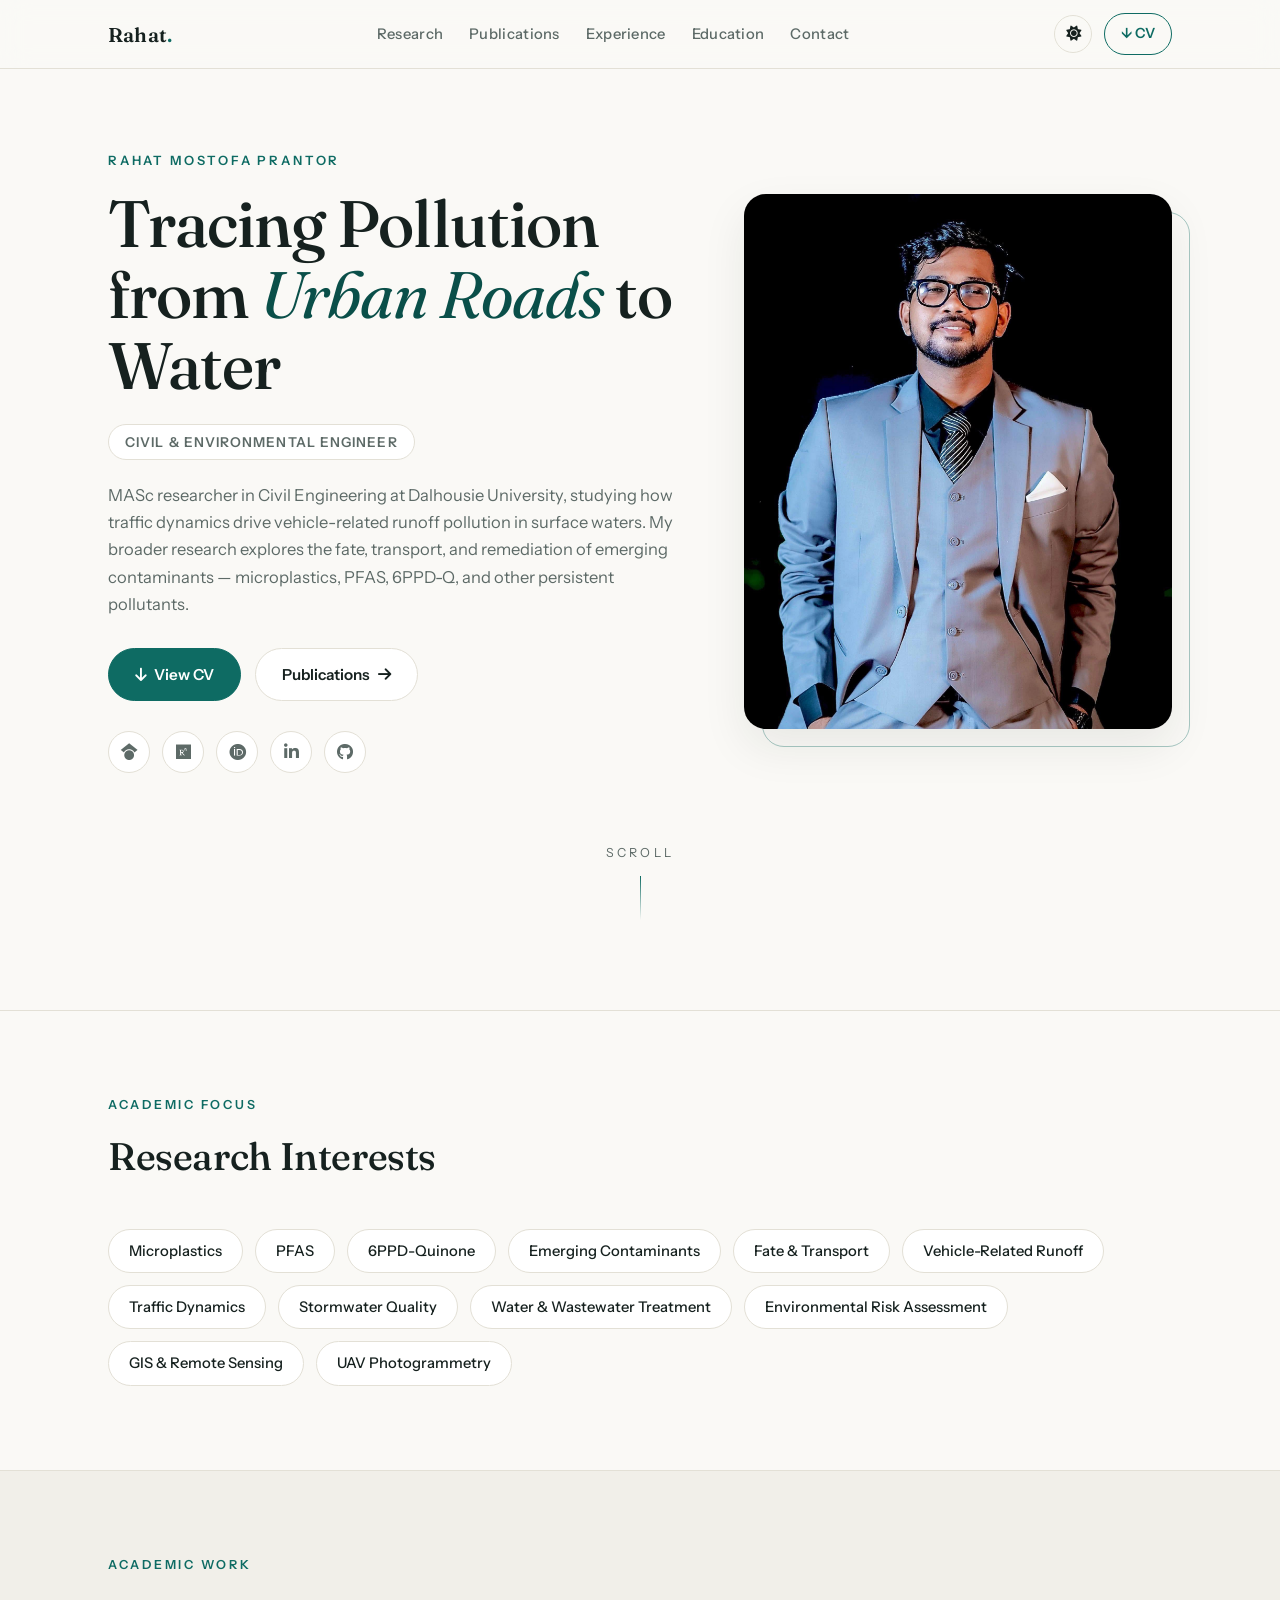
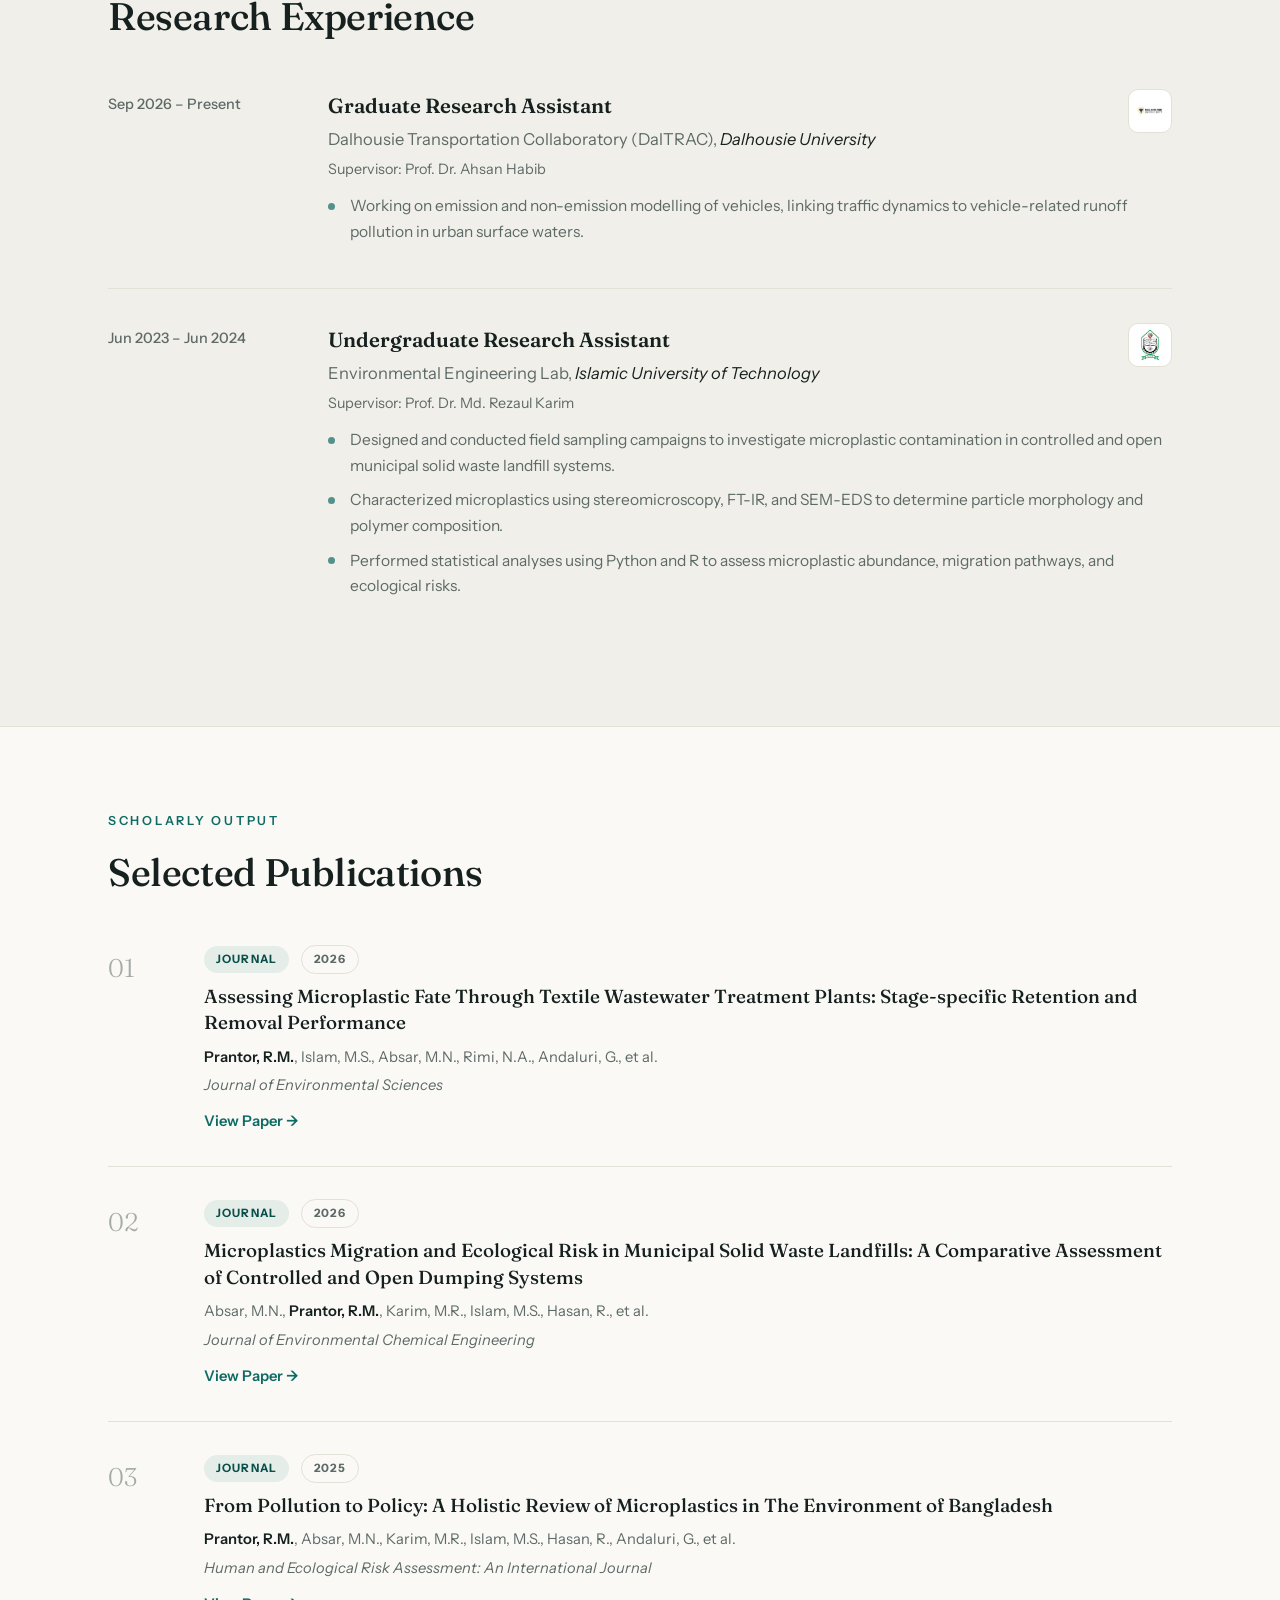
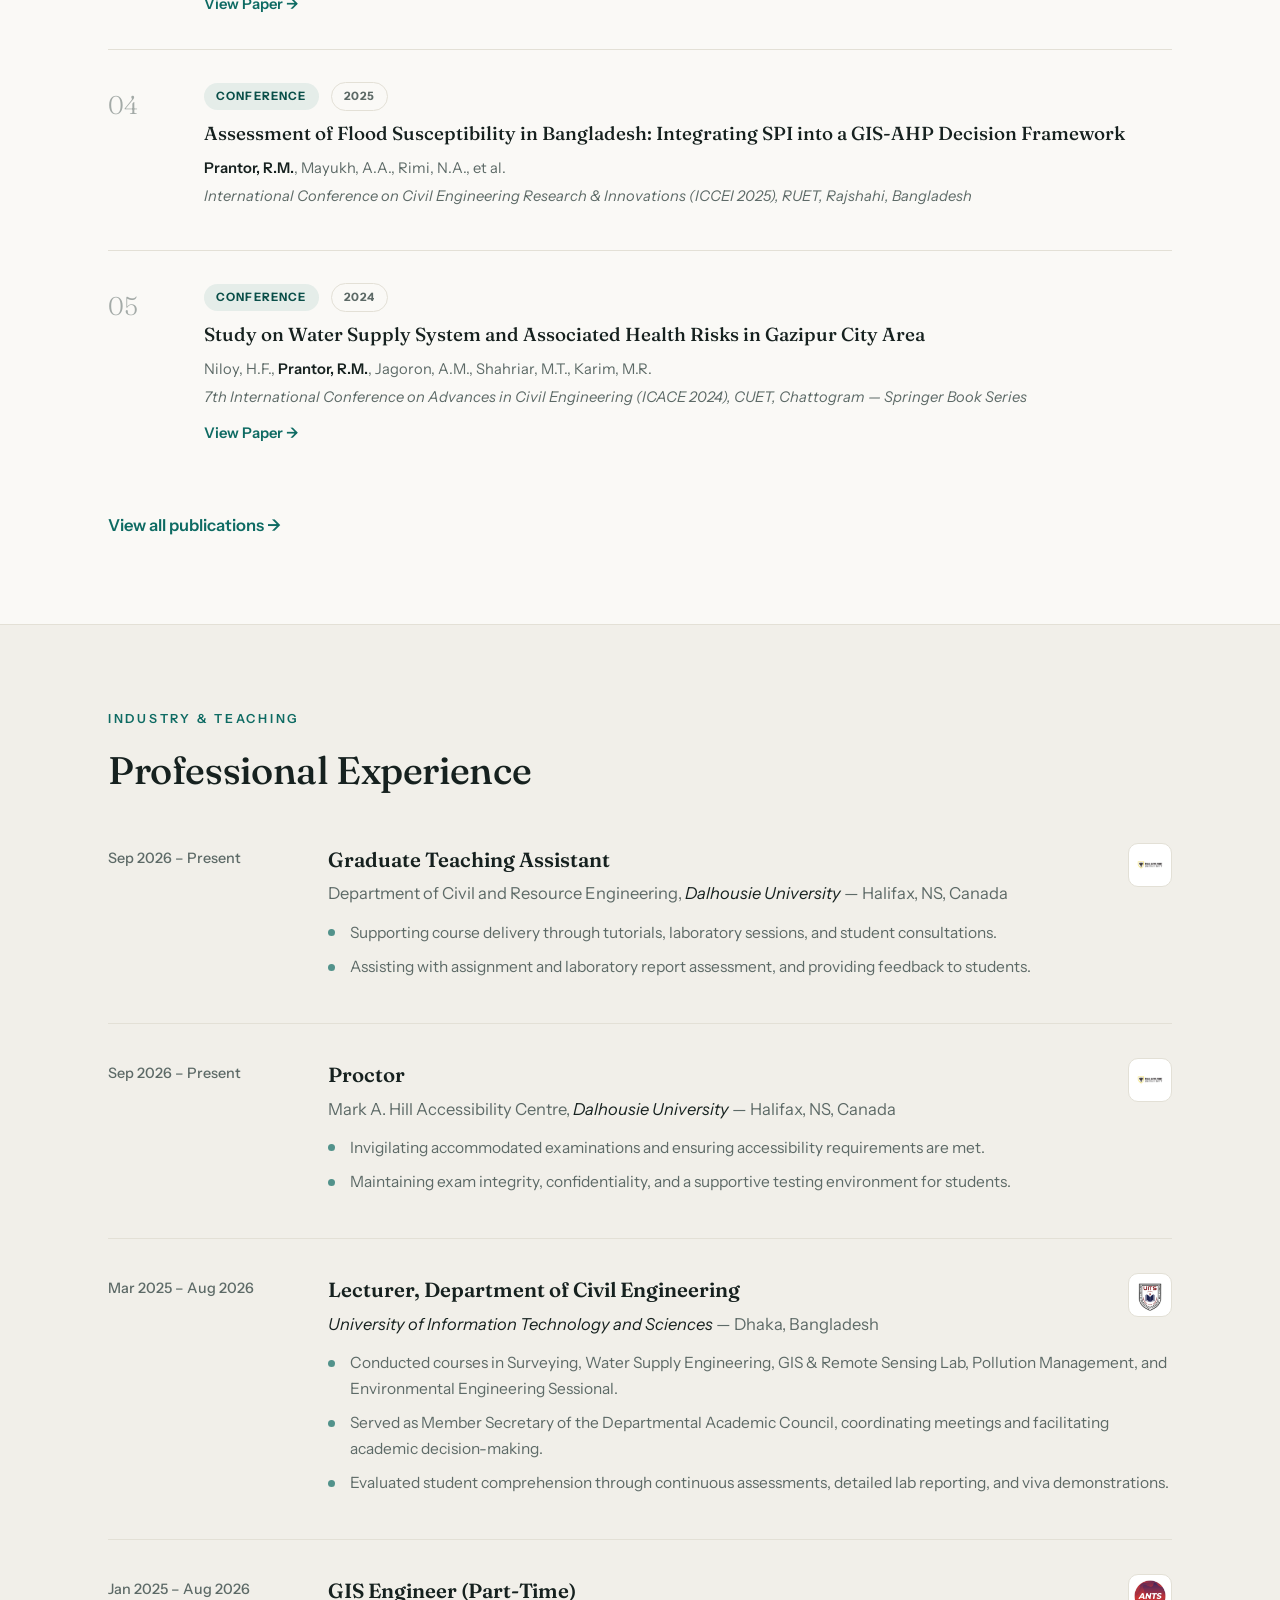
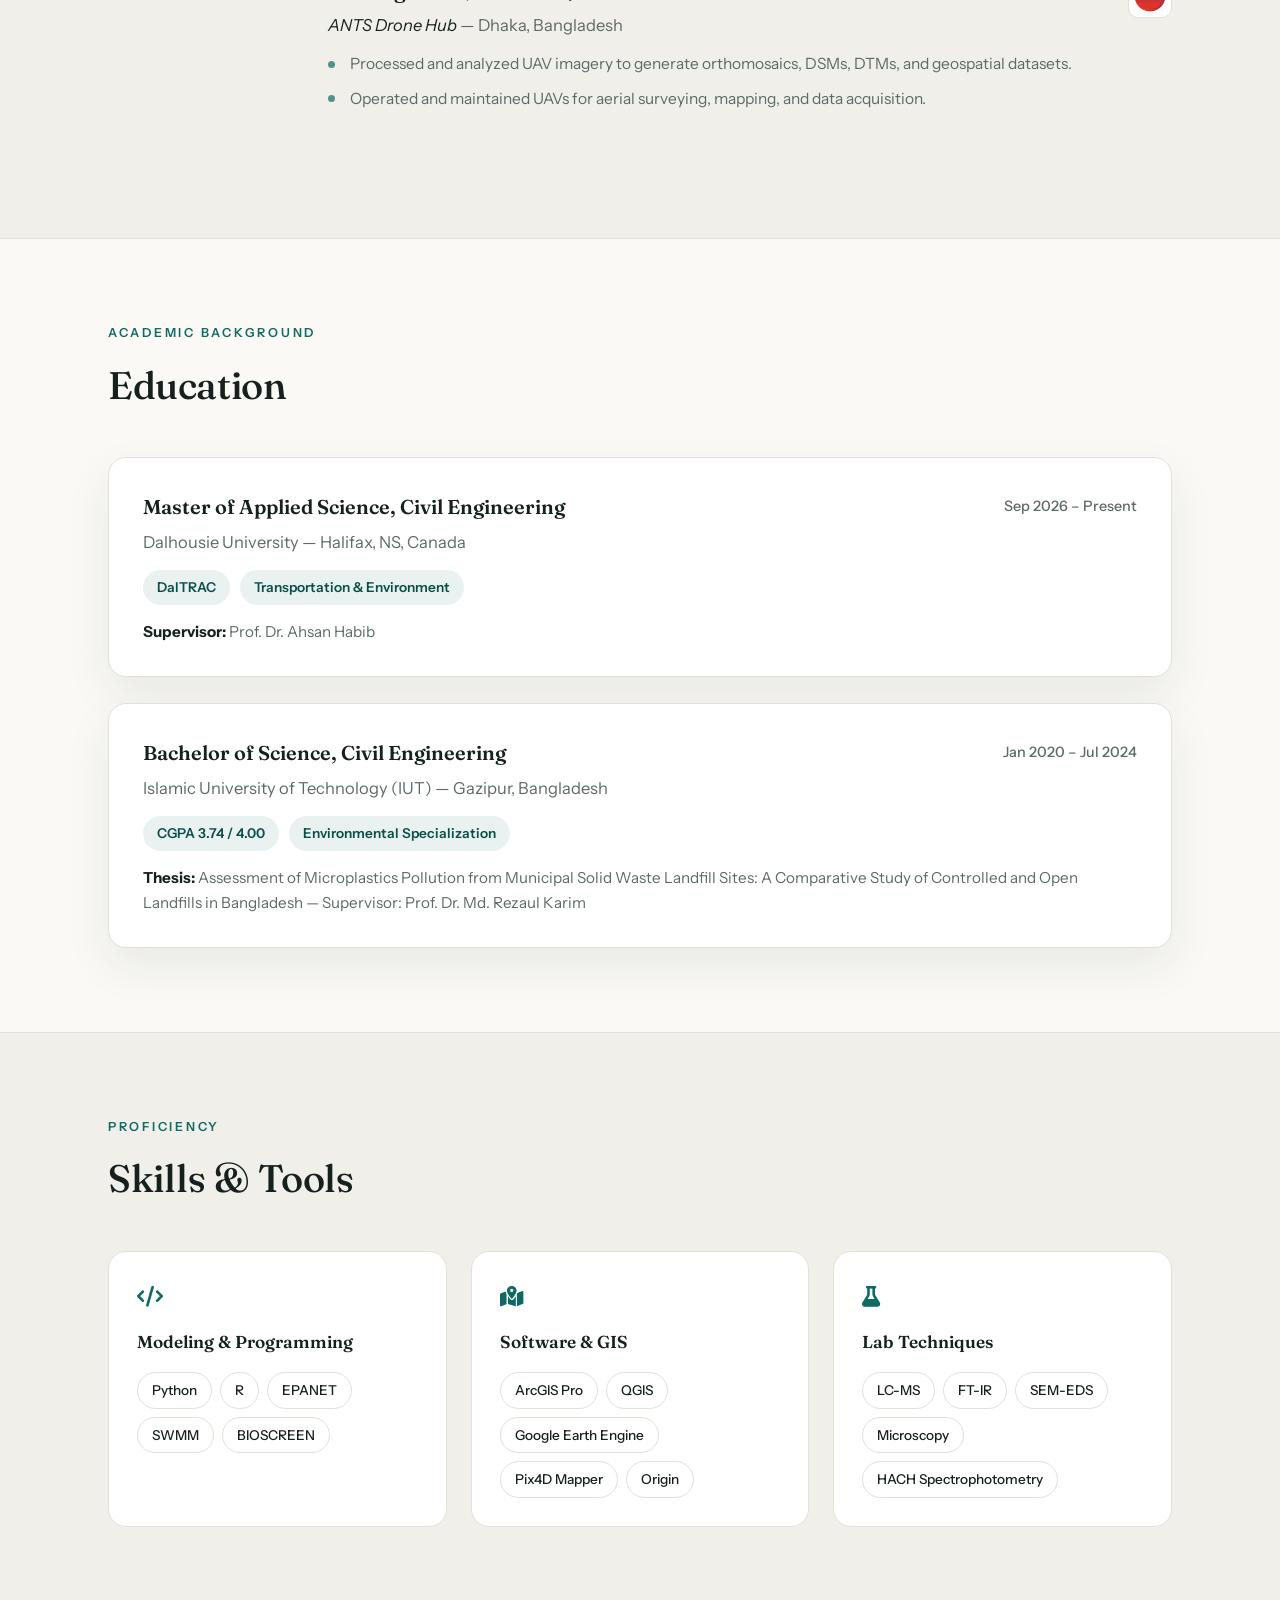
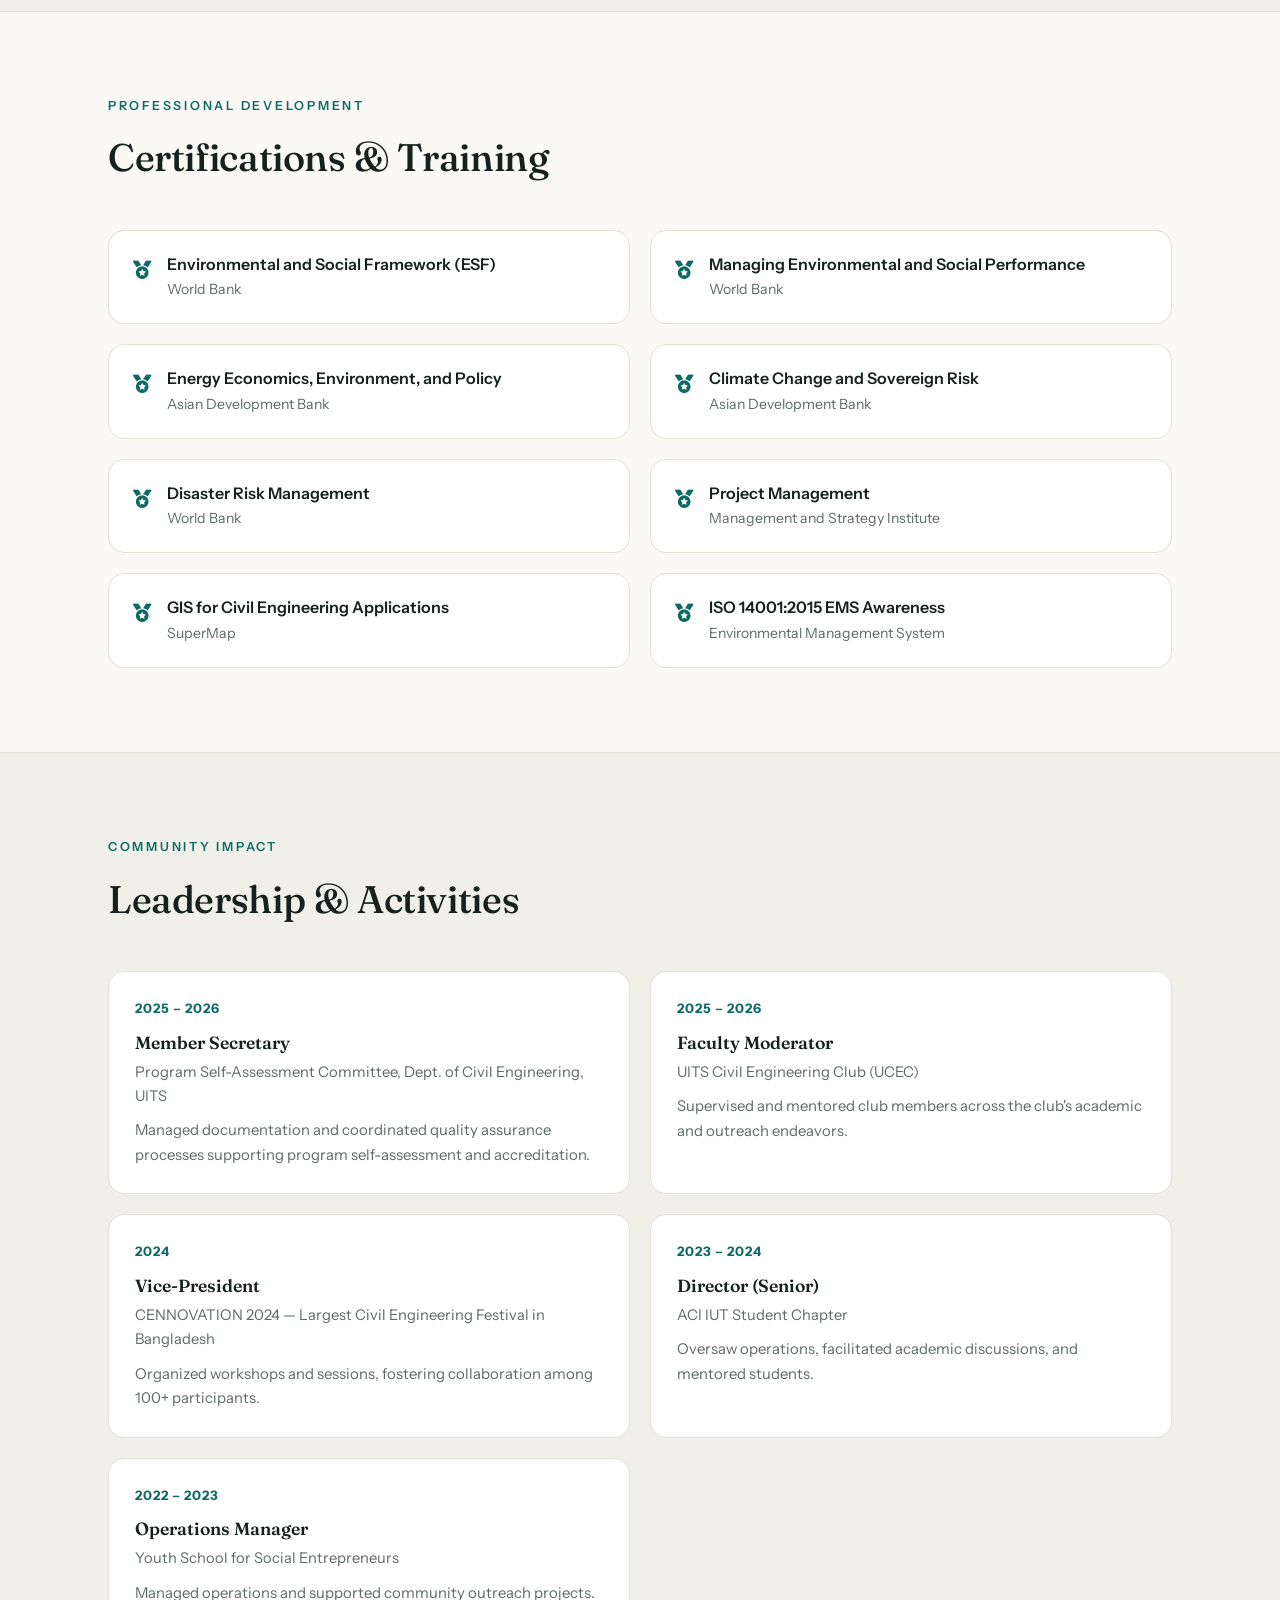
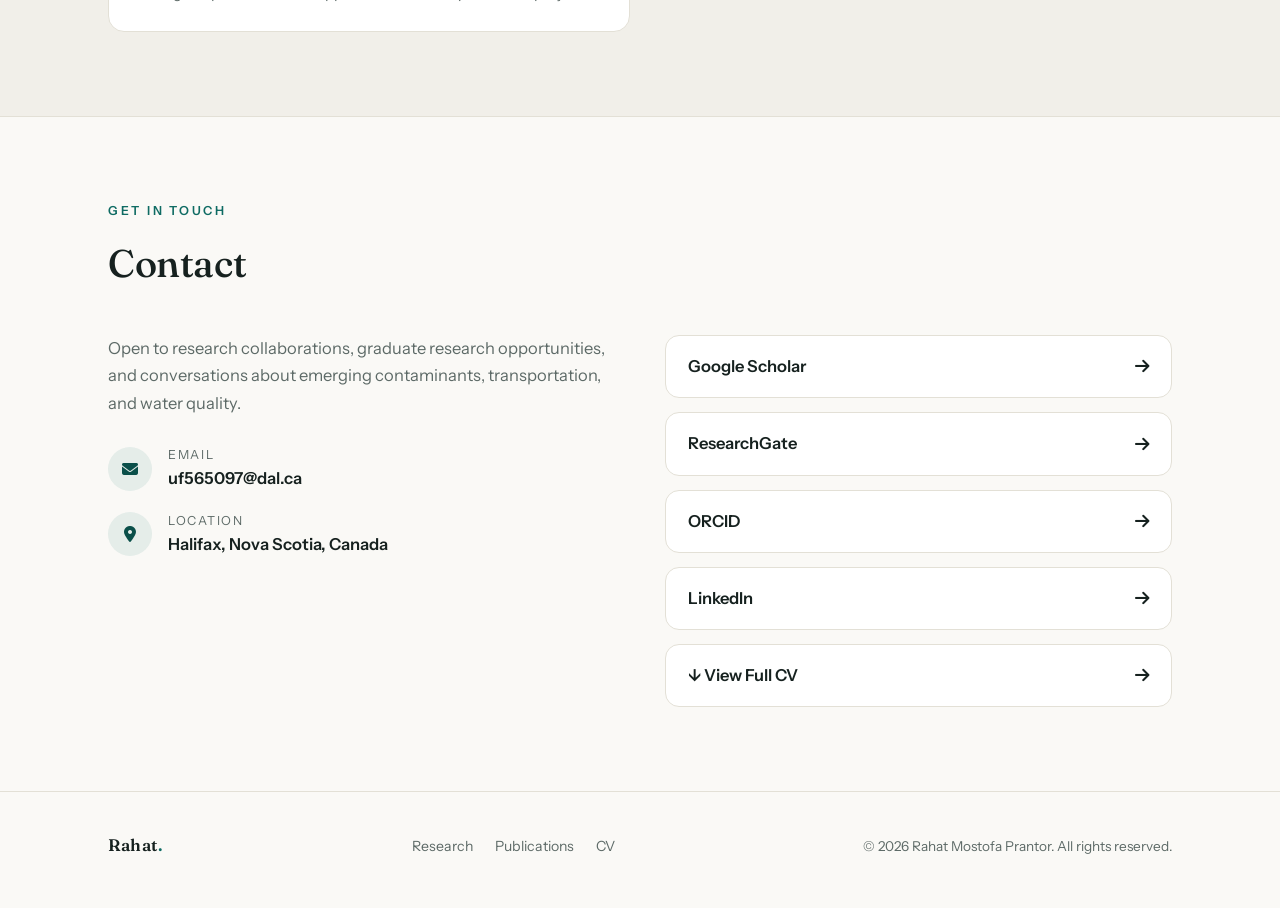
<file: index.html>
<!DOCTYPE html>
<html lang="en">
<head>
<meta charset="UTF-8">
<meta name="viewport" content="width=device-width, initial-scale=1.0">

<title>Rahat Mostofa Prantor — Civil &amp; Environmental Engineer</title>
<meta name="description" content="Portfolio of Rahat Mostofa Prantor — MASc researcher at Dalhousie University studying traffic-related runoff pollution, microplastics, PFAS and emerging contaminants.">

<!-- Fonts -->
<link rel="preconnect" href="https://fonts.googleapis.com">
<link rel="preconnect" href="https://fonts.gstatic.com" crossorigin>
<link href="https://fonts.googleapis.com/css2?family=Fraunces:ital,wght@0,300;0,400;0,500;0,600;1,400;1,500&family=Instrument+Sans:wght@400;500;600;700&display=swap" rel="stylesheet">

<!-- Icons -->
<link rel="stylesheet" href="https://cdnjs.cloudflare.com/ajax/libs/font-awesome/6.7.2/css/all.min.css">

<!-- Styles -->
<link rel="stylesheet" href="site/home.css">
</head>
<body class="home-v2">

<!-- ================= NAV ================= -->
<nav class="nav">
  <div class="wrap nav-inner">
    <a class="brand" href="index.html">Rahat<span>.</span></a>
    <ul class="nav-links" id="navLinks">
      <li><a href="#research">Research</a></li>
      <li><a href="pages/publications.html">Publications</a></li>
      <li><a href="#experience">Experience</a></li>
      <li><a href="#education">Education</a></li>
      <li><a href="#contact">Contact</a></li>
    </ul>
    <div class="nav-actions">
      <button class="theme-toggle" id="themeToggle" aria-label="Toggle dark mode"><i class="fa-solid fa-sun"></i></button>
      <a class="nav-cv" href="pages/cv.html">&darr; CV</a>
      <button class="menu-btn" id="menuBtn" aria-label="Open menu" aria-expanded="false"><i class="fa-solid fa-bars"></i></button>
    </div>
  </div>
</nav>

<!-- ================= HERO ================= -->
<header class="hero">
  <div class="wrap">
    <div class="hero-grid">
      <div>
        <p class="eyebrow">Rahat Mostofa Prantor</p>
        <h1>Tracing Pollution from <em>Urban Roads</em> to Water</h1>
        <span class="role-tag">Civil &amp; Environmental Engineer</span>
        <p class="hero-bio">
          MASc researcher in Civil Engineering at Dalhousie University, studying how traffic
          dynamics drive vehicle-related runoff pollution in surface waters. My broader research
          explores the fate, transport, and remediation of emerging contaminants — microplastics,
          PFAS, 6PPD-Q, and other persistent pollutants.
        </p>
        <div class="hero-cta">
          <a class="btn btn-solid" href="pages/cv.html"><i class="fa-solid fa-arrow-down"></i> View CV</a>
          <a class="btn btn-ghost" href="pages/publications.html">Publications <i class="fa-solid fa-arrow-right"></i></a>
        </div>
        <div class="hero-social">
          <a href="https://scholar.google.com/citations?user=g_9b4zwAAAAJ" aria-label="Google Scholar" target="_blank" rel="noopener"><i class="fa-brands fa-google-scholar"></i></a>
          <a href="https://www.researchgate.net/profile/Rahat-Prantor" aria-label="ResearchGate" target="_blank" rel="noopener"><i class="fa-brands fa-researchgate"></i></a>
          <a href="https://orcid.org/0009-0003-6209-6546" aria-label="ORCID" target="_blank" rel="noopener"><i class="fa-brands fa-orcid"></i></a>
          <a href="https://www.linkedin.com/in/rahat-mostofa-prantor-26a28a1a1" aria-label="LinkedIn" target="_blank" rel="noopener"><i class="fa-brands fa-linkedin-in"></i></a>
          <a href="https://github.com/rahatmostofaprantor" aria-label="GitHub" target="_blank" rel="noopener"><i class="fa-brands fa-github"></i></a>
        </div>
      </div>
      <div class="hero-photo">
        <img src="assets/images/Profile.jpg" alt="Rahat Mostofa Prantor">
      </div>
    </div>
    <p class="scroll-hint">Scroll</p>
  </div>
</header>

<main>

<!-- ================= RESEARCH INTERESTS ================= -->
<section class="section" id="research">
  <div class="wrap reveal">
    <p class="sec-eyebrow">Academic Focus</p>
    <h2 class="sec-title">Research Interests</h2>
    <div class="chips">
      <span class="chip">Microplastics</span>
      <span class="chip">PFAS</span>
      <span class="chip">6PPD-Quinone</span>
      <span class="chip">Emerging Contaminants</span>
      <span class="chip">Fate &amp; Transport</span>
      <span class="chip">Vehicle-Related Runoff</span>
      <span class="chip">Traffic Dynamics</span>
      <span class="chip">Stormwater Quality</span>
      <span class="chip">Water &amp; Wastewater Treatment</span>
      <span class="chip">Environmental Risk Assessment</span>
      <span class="chip">GIS &amp; Remote Sensing</span>
      <span class="chip">UAV Photogrammetry</span>
    </div>
  </div>
</section>

<!-- ================= RESEARCH EXPERIENCE ================= -->
<section class="section alt">
  <div class="wrap reveal">
    <p class="sec-eyebrow">Academic Work</p>
    <h2 class="sec-title">Research Experience</h2>

    <article class="entry">
      <div class="entry-dates">Sep 2026 – Present</div>
      <div>
        <img class="org-logo" src="assets/images/dalhousie-logo.png" alt="Dalhousie University logo">
        <h3>Graduate Research Assistant</h3>
        <p class="org">Dalhousie Transportation Collaboratory (DalTRAC), <em>Dalhousie University</em></p>
        <p class="sup">Supervisor: Prof. Dr. Ahsan Habib</p>
        <ul>
          <li>Working on emission and non-emission modelling of vehicles, linking traffic dynamics to vehicle-related runoff pollution in urban surface waters.</li>
        </ul>
      </div>
    </article>

    <article class="entry">
      <div class="entry-dates">Jun 2023 – Jun 2024</div>
      <div>
        <img class="org-logo" src="assets/images/iut-logo.png" alt="Islamic University of Technology logo">
        <h3>Undergraduate Research Assistant</h3>
        <p class="org">Environmental Engineering Lab, <em>Islamic University of Technology</em></p>
        <p class="sup">Supervisor: Prof. Dr. Md. Rezaul Karim</p>
        <ul>
          <li>Designed and conducted field sampling campaigns to investigate microplastic contamination in controlled and open municipal solid waste landfill systems.</li>
          <li>Characterized microplastics using stereomicroscopy, FT-IR, and SEM-EDS to determine particle morphology and polymer composition.</li>
          <li>Performed statistical analyses using Python and R to assess microplastic abundance, migration pathways, and ecological risks.</li>
        </ul>
      </div>
    </article>
  </div>
</section>

<!-- ================= PUBLICATIONS ================= -->
<section class="section" id="publications">
  <div class="wrap reveal">
    <p class="sec-eyebrow">Scholarly Output</p>
    <h2 class="sec-title">Selected Publications</h2>

    <article class="pub">
      <div class="pub-num">01</div>
      <div>
        <div class="pub-meta"><span class="badge">Journal</span><span class="badge neutral">2026</span></div>
        <h3>Assessing Microplastic Fate Through Textile Wastewater Treatment Plants: Stage-specific Retention and Removal Performance</h3>
        <p class="authors"><strong>Prantor, R.M.</strong>, Islam, M.S., Absar, M.N., Rimi, N.A., Andaluri, G., et al.</p>
        <p class="venue">Journal of Environmental Sciences</p>
        <a class="pub-link" href="https://doi.org/10.1016/j.jes.2026.03.002" target="_blank" rel="noopener">View Paper &rarr;</a>
      </div>
    </article>

    <article class="pub">
      <div class="pub-num">02</div>
      <div>
        <div class="pub-meta"><span class="badge">Journal</span><span class="badge neutral">2026</span></div>
        <h3>Microplastics Migration and Ecological Risk in Municipal Solid Waste Landfills: A Comparative Assessment of Controlled and Open Dumping Systems</h3>
        <p class="authors">Absar, M.N., <strong>Prantor, R.M.</strong>, Karim, M.R., Islam, M.S., Hasan, R., et al.</p>
        <p class="venue">Journal of Environmental Chemical Engineering</p>
        <a class="pub-link" href="https://doi.org/10.1016/j.jece.2026.121766" target="_blank" rel="noopener">View Paper &rarr;</a>
      </div>
    </article>

    <article class="pub">
      <div class="pub-num">03</div>
      <div>
        <div class="pub-meta"><span class="badge">Journal</span><span class="badge neutral">2025</span></div>
        <h3>From Pollution to Policy: A Holistic Review of Microplastics in The Environment of Bangladesh</h3>
        <p class="authors"><strong>Prantor, R.M.</strong>, Absar, M.N., Karim, M.R., Islam, M.S., Hasan, R., Andaluri, G., et al.</p>
        <p class="venue">Human and Ecological Risk Assessment: An International Journal</p>
        <a class="pub-link" href="https://doi.org/10.1080/10807039.2025.2566077" target="_blank" rel="noopener">View Paper &rarr;</a>
      </div>
    </article>

    <article class="pub">
      <div class="pub-num">04</div>
      <div>
        <div class="pub-meta"><span class="badge">Conference</span><span class="badge neutral">2025</span></div>
        <h3>Assessment of Flood Susceptibility in Bangladesh: Integrating SPI into a GIS-AHP Decision Framework</h3>
        <p class="authors"><strong>Prantor, R.M.</strong>, Mayukh, A.A., Rimi, N.A., et al.</p>
        <p class="venue">International Conference on Civil Engineering Research &amp; Innovations (ICCEI 2025), RUET, Rajshahi, Bangladesh</p>
      </div>
    </article>

    <article class="pub">
      <div class="pub-num">05</div>
      <div>
        <div class="pub-meta"><span class="badge">Conference</span><span class="badge neutral">2024</span></div>
        <h3>Study on Water Supply System and Associated Health Risks in Gazipur City Area</h3>
        <p class="authors">Niloy, H.F., <strong>Prantor, R.M.</strong>, Jagoron, A.M., Shahriar, M.T., Karim, M.R.</p>
        <p class="venue">7th International Conference on Advances in Civil Engineering (ICACE 2024), CUET, Chattogram — Springer Book Series</p>
        <a class="pub-link" href="https://link.springer.com/book/9789819516292" target="_blank" rel="noopener">View Paper &rarr;</a>
      </div>
    </article>

    <p class="sec-more"><a href="pages/publications.html">View all publications &rarr;</a></p>
  </div>
</section>

<!-- ================= PROFESSIONAL EXPERIENCE ================= -->
<section class="section alt" id="experience">
  <div class="wrap reveal">
    <p class="sec-eyebrow">Industry &amp; Teaching</p>
    <h2 class="sec-title">Professional Experience</h2>

    <article class="entry">
      <div class="entry-dates">Sep 2026 – Present</div>
      <div>
        <img class="org-logo" src="assets/images/dalhousie-logo.png" alt="Dalhousie University logo">
        <h3>Graduate Teaching Assistant</h3>
        <p class="org">Department of Civil and Resource Engineering, <em>Dalhousie University</em> — Halifax, NS, Canada</p>
        <ul>
          <li>Supporting course delivery through tutorials, laboratory sessions, and student consultations.</li>
          <li>Assisting with assignment and laboratory report assessment, and providing feedback to students.</li>
        </ul>
      </div>
    </article>

    <article class="entry">
      <div class="entry-dates">Sep 2026 – Present</div>
      <div>
        <img class="org-logo" src="assets/images/dalhousie-logo.png" alt="Dalhousie University logo">
        <h3>Proctor</h3>
        <p class="org">Mark A. Hill Accessibility Centre, <em>Dalhousie University</em> — Halifax, NS, Canada</p>
        <ul>
          <li>Invigilating accommodated examinations and ensuring accessibility requirements are met.</li>
          <li>Maintaining exam integrity, confidentiality, and a supportive testing environment for students.</li>
        </ul>
      </div>
    </article>
    
    <article class="entry">
      <div class="entry-dates">Mar 2025 – Aug 2026</div>
      <div>
        <img class="org-logo" src="assets/images/uits-logo.png" alt="UITS logo">
        <h3>Lecturer, Department of Civil Engineering</h3>
        <p class="org"><em>University of Information Technology and Sciences</em> — Dhaka, Bangladesh</p>
        <ul>
          <li>Conducted courses in Surveying, Water Supply Engineering, GIS &amp; Remote Sensing Lab, Pollution Management, and Environmental Engineering Sessional.</li>
          <li>Served as Member Secretary of the Departmental Academic Council, coordinating meetings and facilitating academic decision-making.</li>
          <li>Evaluated student comprehension through continuous assessments, detailed lab reporting, and viva demonstrations.</li>
        </ul>
      </div>
    </article>

    <article class="entry">
      <div class="entry-dates">Jan 2025 – Aug 2026</div>
      <div>
        <img class="org-logo" src="assets/images/ants-logo.jpg" alt="ANTS Drone Hub logo">
        <h3>GIS Engineer (Part-Time)</h3>
        <p class="org"><em>ANTS Drone Hub</em> — Dhaka, Bangladesh</p>
        <ul>
          <li>Processed and analyzed UAV imagery to generate orthomosaics, DSMs, DTMs, and geospatial datasets.</li>
          <li>Operated and maintained UAVs for aerial surveying, mapping, and data acquisition.</li>
        </ul>
      </div>
    </article>
  </div>
</section>

<!-- ================= EDUCATION ================= -->
<section class="section" id="education">
  <div class="wrap reveal">
    <p class="sec-eyebrow">Academic Background</p>
    <h2 class="sec-title">Education</h2>

    <div class="edu-grid">
      <div class="edu-card">
        <div class="edu-head">
          <h3>Master of Applied Science, Civil Engineering</h3>
          <span class="edu-dates">Sep 2026 – Present</span>
        </div>
        <p class="org">Dalhousie University — Halifax, NS, Canada</p>
        <div class="edu-facts">
          <span class="fact">DalTRAC</span>
          <span class="fact">Transportation &amp; Environment</span>
        </div>
        <p class="thesis"><strong>Supervisor:</strong> Prof. Dr. Ahsan Habib</p>
      </div>

      <div class="edu-card">
        <div class="edu-head">
          <h3>Bachelor of Science, Civil Engineering</h3>
          <span class="edu-dates">Jan 2020 – Jul 2024</span>
        </div>
        <p class="org">Islamic University of Technology (IUT) — Gazipur, Bangladesh</p>
        <div class="edu-facts">
          <span class="fact">CGPA 3.74 / 4.00</span>
          <span class="fact">Environmental Specialization</span>
        </div>
        <p class="thesis"><strong>Thesis:</strong> Assessment of Microplastics Pollution from Municipal Solid Waste Landfill Sites: A Comparative Study of Controlled and Open Landfills in Bangladesh — Supervisor: Prof. Dr. Md. Rezaul Karim</p>
      </div>
    </div>
  </div>
</section>

<!-- ================= SKILLS ================= -->
<section class="section alt">
  <div class="wrap reveal">
    <p class="sec-eyebrow">Proficiency</p>
    <h2 class="sec-title">Skills &amp; Tools</h2>

    <div class="skills-grid">
      <div class="skill-card">
        <div class="icon"><i class="fa-solid fa-code"></i></div>
        <h3>Modeling &amp; Programming</h3>
        <div class="chips">
          <span class="chip">Python</span><span class="chip">R</span><span class="chip">EPANET</span>
          <span class="chip">SWMM</span><span class="chip">BIOSCREEN</span>
        </div>
      </div>
      <div class="skill-card">
        <div class="icon"><i class="fa-solid fa-map-location-dot"></i></div>
        <h3>Software &amp; GIS</h3>
        <div class="chips">
          <span class="chip">ArcGIS Pro</span><span class="chip">QGIS</span><span class="chip">Google Earth Engine</span>
          <span class="chip">Pix4D Mapper</span><span class="chip">Origin</span>
        </div>
      </div>
      <div class="skill-card">
        <div class="icon"><i class="fa-solid fa-flask"></i></div>
        <h3>Lab Techniques</h3>
        <div class="chips">
          <span class="chip">LC-MS</span><span class="chip">FT-IR</span><span class="chip">SEM-EDS</span>
          <span class="chip">Microscopy</span><span class="chip">HACH Spectrophotometry</span>
        </div>
      </div>
    </div>
  </div>
</section>

<!-- ================= CERTIFICATIONS ================= -->
<section class="section">
  <div class="wrap reveal">
    <p class="sec-eyebrow">Professional Development</p>
    <h2 class="sec-title">Certifications &amp; Training</h2>

    <div class="cert-grid">
      <div class="cert"><div class="icon"><i class="fa-solid fa-medal"></i></div><div><h3>Environmental and Social Framework (ESF)</h3><p>World Bank</p></div></div>
      <div class="cert"><div class="icon"><i class="fa-solid fa-medal"></i></div><div><h3>Managing Environmental and Social Performance</h3><p>World Bank</p></div></div>
      <div class="cert"><div class="icon"><i class="fa-solid fa-medal"></i></div><div><h3>Energy Economics, Environment, and Policy</h3><p>Asian Development Bank</p></div></div>
      <div class="cert"><div class="icon"><i class="fa-solid fa-medal"></i></div><div><h3>Climate Change and Sovereign Risk</h3><p>Asian Development Bank</p></div></div>
      <div class="cert"><div class="icon"><i class="fa-solid fa-medal"></i></div><div><h3>Disaster Risk Management</h3><p>World Bank</p></div></div>
      <div class="cert"><div class="icon"><i class="fa-solid fa-medal"></i></div><div><h3>Project Management</h3><p>Management and Strategy Institute</p></div></div>
      <div class="cert"><div class="icon"><i class="fa-solid fa-medal"></i></div><div><h3>GIS for Civil Engineering Applications</h3><p>SuperMap</p></div></div>
      <div class="cert"><div class="icon"><i class="fa-solid fa-medal"></i></div><div><h3>ISO 14001:2015 EMS Awareness</h3><p>Environmental Management System</p></div></div>
    </div>
  </div>
</section>

<!-- ================= LEADERSHIP ================= -->
<section class="section alt">
  <div class="wrap reveal">
    <p class="sec-eyebrow">Community Impact</p>
    <h2 class="sec-title">Leadership &amp; Activities</h2>

    <div class="lead-grid">
      <div class="lead-card">
        <p class="dates">2025 – 2026</p>
        <h3>Member Secretary</h3>
        <p class="org">Program Self-Assessment Committee, Dept. of Civil Engineering, UITS</p>
        <p>Managed documentation and coordinated quality assurance processes supporting program self-assessment and accreditation.</p>
      </div>
      <div class="lead-card">
        <p class="dates">2025 – 2026</p>
        <h3>Faculty Moderator</h3>
        <p class="org">UITS Civil Engineering Club (UCEC)</p>
        <p>Supervised and mentored club members across the club's academic and outreach endeavors.</p>
      </div>
      <div class="lead-card">
        <p class="dates">2024</p>
        <h3>Vice-President</h3>
        <p class="org">CENNOVATION 2024 — Largest Civil Engineering Festival in Bangladesh</p>
        <p>Organized workshops and sessions, fostering collaboration among 100+ participants.</p>
      </div>
      <div class="lead-card">
        <p class="dates">2023 – 2024</p>
        <h3>Director (Senior)</h3>
        <p class="org">ACI IUT Student Chapter</p>
        <p>Oversaw operations, facilitated academic discussions, and mentored students.</p>
      </div>
      <div class="lead-card">
        <p class="dates">2022 – 2023</p>
        <h3>Operations Manager</h3>
        <p class="org">Youth School for Social Entrepreneurs</p>
        <p>Managed operations and supported community outreach projects.</p>
      </div>
    </div>
  </div>
</section>

<!-- ================= CONTACT ================= -->
<section class="section" id="contact">
  <div class="wrap reveal">
    <p class="sec-eyebrow">Get In Touch</p>
    <h2 class="sec-title">Contact</h2>

    <div class="contact-grid">
      <div>
        <p class="contact-lede">Open to research collaborations, graduate research opportunities, and conversations about emerging contaminants, transportation, and water quality.</p>
        <div class="contact-row">
          <div class="icon"><i class="fa-solid fa-envelope"></i></div>
          <div><p class="label">Email</p><p class="value"><a href="mailto:uf565097@dal.ca">uf565097@dal.ca</a></p></div>
        </div>
        <div class="contact-row">
          <div class="icon"><i class="fa-solid fa-location-dot"></i></div>
          <div><p class="label">Location</p><p class="value">Halifax, Nova Scotia, Canada</p></div>
        </div>
      </div>
      <div class="contact-links">
        <a href="https://scholar.google.com/citations?user=g_9b4zwAAAAJ" target="_blank" rel="noopener">Google Scholar <i class="fa-solid fa-arrow-right"></i></a>
        <a href="https://www.researchgate.net/profile/Rahat-Prantor" target="_blank" rel="noopener">ResearchGate <i class="fa-solid fa-arrow-right"></i></a>
        <a href="https://orcid.org/0009-0003-6209-6546" target="_blank" rel="noopener">ORCID <i class="fa-solid fa-arrow-right"></i></a>
        <a href="https://www.linkedin.com/in/rahat-mostofa-prantor-26a28a1a1" target="_blank" rel="noopener">LinkedIn <i class="fa-solid fa-arrow-right"></i></a>
        <a href="pages/cv.html">&darr; View Full CV <i class="fa-solid fa-arrow-right"></i></a>
      </div>
    </div>
  </div>
</section>

</main>

<!-- ================= FOOTER ================= -->
<footer class="footer">
  <div class="wrap footer-inner">
    <a class="brand" href="index.html">Rahat<span>.</span></a>
    <ul class="footer-nav">
      <li><a href="#research">Research</a></li>
      <li><a href="pages/publications.html">Publications</a></li>
      <li><a href="pages/cv.html">CV</a></li>
    </ul>
    <p class="copy">&copy; 2026 Rahat Mostofa Prantor. All rights reserved.</p>
  </div>
</footer>

<script>
(function () {
  var root = document.documentElement;
  var btn = document.getElementById("themeToggle");
  var icon = btn.querySelector("i");
  var stored = null;
  try { stored = localStorage.getItem("theme"); } catch (e) {}
  var prefersDark = window.matchMedia("(prefers-color-scheme: dark)").matches;
  var theme = stored || (prefersDark ? "dark" : "light");
  apply(theme);

  btn.addEventListener("click", function () {
    theme = theme === "dark" ? "light" : "dark";
    apply(theme);
    try { localStorage.setItem("theme", theme); } catch (e) {}
  });

  function apply(t) {
    root.setAttribute("data-theme", t);
    icon.className = t === "dark" ? "fa-solid fa-moon" : "fa-solid fa-sun";
  }

  var menuBtn = document.getElementById("menuBtn");
  var links = document.getElementById("navLinks");
  menuBtn.addEventListener("click", function () {
    var open = links.classList.toggle("open");
    menuBtn.setAttribute("aria-expanded", open ? "true" : "false");
  });
  links.addEventListener("click", function (e) {
    if (e.target.tagName === "A") {
      links.classList.remove("open");
      menuBtn.setAttribute("aria-expanded", "false");
    }
  });

  if ("IntersectionObserver" in window) {
    var io = new IntersectionObserver(function (entries) {
      entries.forEach(function (en) {
        if (en.isIntersecting) { en.target.classList.add("in"); io.unobserve(en.target); }
      });
    }, { threshold: 0.08 });
    document.querySelectorAll(".reveal").forEach(function (el) { io.observe(el); });
  } else {
    document.querySelectorAll(".reveal").forEach(function (el) { el.classList.add("in"); });
  }
})();
</script>
</body>
</html>
</file>
<file: site/home.css>
/* ============================================================
   Home page — single-page portfolio
   Light/dark themed, serif display + sans body
   ============================================================ */

:root {
  --bg: #faf9f6;
  --bg-soft: #f1efe9;
  --panel: #ffffff;
  --ink: #16211f;
  --muted: #5d6a67;
  --hairline: #e3e0d6;
  --accent: #0e6b63;
  --accent-ink: #0a4f49;
  --accent-soft: rgba(14, 107, 99, 0.09);
  --chip-bg: #ffffff;
  --shadow: 0 18px 45px rgba(22, 33, 31, 0.08);
  --nav-bg: rgba(250, 249, 246, 0.85);
}

[data-theme="dark"] {
  --bg: #0f1514;
  --bg-soft: #141b1a;
  --panel: #17201e;
  --ink: #ece9df;
  --muted: #9aa6a2;
  --hairline: #263230;
  --accent: #56b8ab;
  --accent-ink: #7ccdc2;
  --accent-soft: rgba(86, 184, 171, 0.12);
  --chip-bg: #17201e;
  --shadow: 0 18px 45px rgba(0, 0, 0, 0.35);
  --nav-bg: rgba(15, 21, 20, 0.85);
}

* { margin: 0; padding: 0; box-sizing: border-box; }

html { scroll-behavior: smooth; scroll-padding-top: 90px; }

body.home-v2 {
  font-family: "Instrument Sans", "Segoe UI", system-ui, sans-serif;
  background: var(--bg);
  color: var(--ink);
  line-height: 1.65;
  font-size: 16.5px;
  transition: background 0.35s ease, color 0.35s ease;
  -webkit-font-smoothing: antialiased;
}

.wrap { max-width: 1120px; margin: 0 auto; padding: 0 28px; }

::selection { background: var(--accent); color: #fff; }

/* ---------- Nav ---------- */
.nav {
  position: fixed; inset: 0 0 auto 0; z-index: 50;
  background: var(--nav-bg);
  backdrop-filter: blur(14px);
  -webkit-backdrop-filter: blur(14px);
  border-bottom: 1px solid var(--hairline);
}
.nav-inner {
  display: flex; align-items: center; justify-content: space-between;
  height: 68px;
}
.brand {
  font-family: "Fraunces", serif;
  font-size: 1.25rem; font-weight: 600; letter-spacing: 0.01em;
  color: var(--ink); text-decoration: none; white-space: nowrap;
}
.brand span { color: var(--accent); }
.nav-links { display: flex; align-items: center; gap: 26px; list-style: none; }
.nav-links a {
  color: var(--muted); text-decoration: none; font-size: 0.92rem;
  font-weight: 500; letter-spacing: 0.02em; transition: color 0.2s ease;
}
.nav-links a:hover, .nav-links a:focus-visible { color: var(--accent); }
.nav-actions { display: flex; align-items: center; gap: 12px; }
.theme-toggle {
  background: none; border: 1px solid var(--hairline); color: var(--ink);
  width: 38px; height: 38px; border-radius: 50%; cursor: pointer;
  font-size: 0.95rem; display: grid; place-items: center;
  transition: border-color 0.2s ease, color 0.2s ease;
}
.theme-toggle:hover { border-color: var(--accent); color: var(--accent); }
.nav-cv {
  text-decoration: none; font-size: 0.88rem; font-weight: 600;
  color: var(--accent); border: 1px solid var(--accent);
  padding: 8px 16px; border-radius: 999px; white-space: nowrap;
  transition: background 0.2s ease, color 0.2s ease;
}
.nav-cv:hover, .nav-cv:focus-visible { background: var(--accent); color: #fff; }
.menu-btn {
  display: none; background: none; border: 1px solid var(--hairline);
  color: var(--ink); width: 38px; height: 38px; border-radius: 8px;
  cursor: pointer; font-size: 1rem;
}

/* ---------- Hero ---------- */
.hero { padding: 150px 0 90px; }
.hero-grid {
  display: grid; grid-template-columns: 1.15fr 0.85fr;
  gap: 56px; align-items: center;
}
.eyebrow {
  font-size: 0.8rem; font-weight: 600; letter-spacing: 0.22em;
  text-transform: uppercase; color: var(--accent);
  margin-bottom: 18px;
}
.hero h1 {
  font-family: "Fraunces", serif;
  font-size: clamp(2.5rem, 5.4vw, 4.1rem);
  font-weight: 500; line-height: 1.08; letter-spacing: -0.015em;
  margin-bottom: 22px;
}
.hero h1 em {
  font-style: italic; font-weight: 400; color: var(--accent-ink);
}
.role-tag {
  display: inline-block; font-size: 0.85rem; font-weight: 600;
  letter-spacing: 0.08em; text-transform: uppercase; color: var(--muted);
  border: 1px solid var(--hairline); border-radius: 999px;
  padding: 6px 16px; margin-bottom: 22px; background: var(--panel);
}
.hero-bio { color: var(--muted); max-width: 56ch; margin-bottom: 30px; }
.hero-bio a { color: var(--accent); text-decoration: none; border-bottom: 1px solid var(--accent-soft); }
.hero-bio a:hover { border-bottom-color: var(--accent); }
.hero-cta { display: flex; flex-wrap: wrap; gap: 14px; margin-bottom: 30px; }
.btn {
  text-decoration: none; font-weight: 600; font-size: 0.95rem;
  padding: 13px 26px; border-radius: 999px; transition: all 0.22s ease;
  display: inline-flex; align-items: center; gap: 8px;
}
.btn-solid { background: var(--accent); color: #fff; border: 1px solid var(--accent); }
.btn-solid:hover { background: var(--accent-ink); border-color: var(--accent-ink); transform: translateY(-2px); }
.btn-ghost { color: var(--ink); border: 1px solid var(--hairline); background: var(--panel); }
.btn-ghost:hover { border-color: var(--accent); color: var(--accent); transform: translateY(-2px); }
.hero-social { display: flex; gap: 12px; }
.hero-social a {
  width: 42px; height: 42px; border-radius: 50%;
  border: 1px solid var(--hairline); background: var(--panel);
  color: var(--muted); display: grid; place-items: center;
  font-size: 1.05rem; text-decoration: none;
  transition: all 0.22s ease;
}
.hero-social a:hover, .hero-social a:focus-visible {
  color: #fff; background: var(--accent); border-color: var(--accent);
  transform: translateY(-3px);
}
.hero-photo { position: relative; }
.hero-photo::before {
  content: ""; position: absolute; inset: 18px -18px -18px 18px;
  border: 1px solid var(--accent); border-radius: 22px; opacity: 0.35;
}
.hero-photo img {
  position: relative; width: 100%; display: block;
  border-radius: 22px; box-shadow: var(--shadow);
  aspect-ratio: 4 / 5; object-fit: cover;
}
.scroll-hint {
  margin-top: 70px; text-align: center; color: var(--muted);
  font-size: 0.78rem; letter-spacing: 0.25em; text-transform: uppercase;
}
.scroll-hint::after {
  content: ""; display: block; width: 1px; height: 44px;
  margin: 12px auto 0; background: linear-gradient(var(--accent), transparent);
}

/* ---------- Sections ---------- */
.section { padding: 84px 0; border-top: 1px solid var(--hairline); }
.section.alt { background: var(--bg-soft); }
.sec-eyebrow {
  font-size: 0.78rem; font-weight: 600; letter-spacing: 0.22em;
  text-transform: uppercase; color: var(--accent); margin-bottom: 10px;
}
.sec-title {
  font-family: "Fraunces", serif; font-weight: 500;
  font-size: clamp(1.8rem, 3vw, 2.4rem); letter-spacing: -0.01em;
  margin-bottom: 40px;
}

/* Interests chips */
.chips { display: flex; flex-wrap: wrap; gap: 12px; }
.chip {
  padding: 9px 20px; border-radius: 999px; font-size: 0.92rem; font-weight: 500;
  border: 1px solid var(--hairline); background: var(--chip-bg); color: var(--ink);
  transition: all 0.22s ease; cursor: default;
}
.chip:hover { border-color: var(--accent); color: var(--accent); transform: translateY(-2px); }

/* Timeline entries (research / professional experience) */
.entry {
  display: grid; grid-template-columns: 190px 1fr; gap: 30px;
  padding: 34px 0; border-top: 1px solid var(--hairline);
}
.entry:first-of-type { border-top: none; padding-top: 0; }
.entry-dates { color: var(--muted); font-size: 0.9rem; font-weight: 500; padding-top: 4px; }
.entry h3 { font-family: "Fraunces", serif; font-weight: 600; font-size: 1.28rem; margin-bottom: 4px; }
.entry .org { color: var(--muted); margin-bottom: 4px; }
.entry .org em { color: var(--ink); font-style: italic; }
.entry .org a { color: var(--accent); text-decoration: none; }
.entry .org a:hover { text-decoration: underline; }
.entry .sup { color: var(--muted); font-size: 0.9rem; margin-bottom: 12px; }
.entry ul { list-style: none; margin-top: 12px; }
.entry ul li {
  position: relative; padding-left: 22px; margin-bottom: 9px;
  color: var(--muted); font-size: 0.97rem;
}
.entry ul li::before {
  content: ""; position: absolute; left: 0; top: 0.62em;
  width: 7px; height: 7px; border-radius: 50%; background: var(--accent); opacity: 0.7;
}
.org-logo {
  width: 44px; height: 44px; object-fit: contain; border-radius: 10px;
  background: #fff; border: 1px solid var(--hairline); padding: 5px;
  float: right; margin-left: 16px;
}

/* Publications */
.pub {
  display: grid; grid-template-columns: 70px 1fr; gap: 26px;
  padding: 32px 0; border-top: 1px solid var(--hairline);
}
.pub:first-of-type { border-top: none; padding-top: 0; }
.pub-num {
  font-family: "Fraunces", serif; font-size: 1.6rem; font-weight: 300;
  color: var(--muted); opacity: 0.55; padding-top: 2px;
}
.pub-meta { display: flex; align-items: center; gap: 12px; margin-bottom: 10px; flex-wrap: wrap; }
.badge {
  font-size: 0.72rem; font-weight: 700; letter-spacing: 0.1em; text-transform: uppercase;
  padding: 4px 12px; border-radius: 999px;
  background: var(--accent-soft); color: var(--accent-ink);
}
.badge.neutral { background: transparent; border: 1px solid var(--hairline); color: var(--muted); }
.pub h3 { font-family: "Fraunces", serif; font-weight: 500; font-size: 1.18rem; line-height: 1.4; margin-bottom: 8px; }
.pub .authors { color: var(--muted); font-size: 0.92rem; margin-bottom: 4px; }
.pub .authors strong { color: var(--ink); font-weight: 600; }
.pub .venue { color: var(--muted); font-size: 0.92rem; font-style: italic; margin-bottom: 10px; }
.pub-link { color: var(--accent); text-decoration: none; font-weight: 600; font-size: 0.92rem; }
.pub-link:hover { text-decoration: underline; }
.sec-more { margin-top: 34px; }
.sec-more a { color: var(--accent); text-decoration: none; font-weight: 600; }
.sec-more a:hover { text-decoration: underline; }

/* Education cards */
.edu-grid { display: grid; gap: 26px; }
.edu-card {
  background: var(--panel); border: 1px solid var(--hairline); border-radius: 18px;
  padding: 32px 34px; box-shadow: var(--shadow);
}
.edu-head { display: flex; justify-content: space-between; gap: 18px; flex-wrap: wrap; margin-bottom: 6px; }
.edu-card h3 { font-family: "Fraunces", serif; font-weight: 600; font-size: 1.25rem; }
.edu-dates { color: var(--muted); font-size: 0.9rem; font-weight: 500; white-space: nowrap; padding-top: 5px; }
.edu-card .org { color: var(--muted); margin-bottom: 14px; }
.edu-facts { display: flex; flex-wrap: wrap; gap: 10px; margin-bottom: 14px; }
.fact {
  font-size: 0.85rem; font-weight: 600; padding: 6px 14px; border-radius: 999px;
  background: var(--accent-soft); color: var(--accent-ink);
}
.edu-card .thesis { color: var(--muted); font-size: 0.95rem; }
.edu-card .thesis strong { color: var(--ink); }

/* Skills */
.skills-grid { display: grid; grid-template-columns: repeat(3, 1fr); gap: 24px; }
.skill-card {
  background: var(--panel); border: 1px solid var(--hairline); border-radius: 18px;
  padding: 28px;
}
.skill-card .icon { font-size: 1.3rem; color: var(--accent); margin-bottom: 14px; }
.skill-card h3 { font-family: "Fraunces", serif; font-weight: 600; font-size: 1.08rem; margin-bottom: 16px; }
.skill-card .chips { gap: 8px; }
.skill-card .chip { font-size: 0.85rem; padding: 6px 14px; }

/* Certifications */
.cert-grid { display: grid; grid-template-columns: repeat(2, 1fr); gap: 20px; }
.cert {
  display: flex; gap: 16px; align-items: flex-start;
  background: var(--panel); border: 1px solid var(--hairline);
  border-radius: 16px; padding: 22px 24px;
}
.cert .icon { color: var(--accent); font-size: 1.15rem; padding-top: 3px; }
.cert h3 { font-size: 1rem; font-weight: 600; margin-bottom: 3px; line-height: 1.4; }
.cert p { color: var(--muted); font-size: 0.88rem; }

/* Leadership */
.lead-grid { display: grid; grid-template-columns: repeat(2, 1fr); gap: 20px; }
.lead-card {
  background: var(--panel); border: 1px solid var(--hairline);
  border-radius: 16px; padding: 26px;
}
.lead-card .dates { color: var(--accent); font-size: 0.82rem; font-weight: 700; letter-spacing: 0.08em; text-transform: uppercase; margin-bottom: 8px; }
.lead-card h3 { font-family: "Fraunces", serif; font-weight: 600; font-size: 1.1rem; margin-bottom: 3px; }
.lead-card .org { color: var(--muted); font-size: 0.92rem; margin-bottom: 10px; }
.lead-card p { color: var(--muted); font-size: 0.93rem; }

/* Contact */
.contact-grid { display: grid; grid-template-columns: 1fr 1fr; gap: 50px; align-items: start; }
.contact-lede { color: var(--muted); max-width: 46ch; margin-bottom: 28px; }
.contact-row { display: flex; align-items: center; gap: 16px; margin-bottom: 18px; }
.contact-row .icon {
  width: 44px; height: 44px; border-radius: 50%; flex: none;
  background: var(--accent-soft); color: var(--accent-ink);
  display: grid; place-items: center; font-size: 1rem;
}
.contact-row .label { font-size: 0.78rem; text-transform: uppercase; letter-spacing: 0.14em; color: var(--muted); }
.contact-row .value { font-weight: 600; }
.contact-row a { color: var(--ink); text-decoration: none; }
.contact-row a:hover { color: var(--accent); }
.contact-links { display: flex; flex-direction: column; gap: 14px; }
.contact-links a {
  display: flex; justify-content: space-between; align-items: center;
  text-decoration: none; color: var(--ink); font-weight: 600;
  border: 1px solid var(--hairline); background: var(--panel);
  border-radius: 14px; padding: 17px 22px; transition: all 0.22s ease;
}
.contact-links a:hover { border-color: var(--accent); color: var(--accent); transform: translateX(4px); }

/* Footer */
.footer { border-top: 1px solid var(--hairline); padding: 40px 0 48px; }
.footer-inner {
  display: flex; justify-content: space-between; align-items: center;
  flex-wrap: wrap; gap: 18px;
}
.footer .brand { font-size: 1.05rem; }
.footer-nav { display: flex; gap: 22px; list-style: none; }
.footer-nav a { color: var(--muted); text-decoration: none; font-size: 0.88rem; }
.footer-nav a:hover { color: var(--accent); }
.footer .copy { color: var(--muted); font-size: 0.85rem; }

/* Reveal on scroll */
.reveal { opacity: 0; transform: translateY(24px); transition: opacity 0.7s ease, transform 0.7s ease; }
.reveal.in { opacity: 1; transform: none; }

:focus-visible { outline: 2px solid var(--accent); outline-offset: 3px; border-radius: 4px; }

@media (prefers-reduced-motion: reduce) {
  html { scroll-behavior: auto; }
  *, *::before, *::after { transition: none !important; animation: none !important; }
  .reveal { opacity: 1; transform: none; }
}

/* ---------- Responsive ---------- */
@media (max-width: 940px) {
  .hero-grid { grid-template-columns: 1fr; gap: 44px; }
  .hero-photo { max-width: 380px; margin: 0 auto; }
  .skills-grid { grid-template-columns: 1fr 1fr; }
  .contact-grid { grid-template-columns: 1fr; gap: 36px; }
}

@media (max-width: 720px) {
  .nav-links {
    position: fixed; top: 68px; right: 0; left: 0;
    flex-direction: column; align-items: flex-start; gap: 0;
    background: var(--bg); border-bottom: 1px solid var(--hairline);
    padding: 8px 28px 18px; display: none;
  }
  .nav-links.open { display: flex; }
  .nav-links li { width: 100%; }
  .nav-links a { display: block; padding: 12px 0; font-size: 1rem; }
  .menu-btn { display: grid; place-items: center; }
  .nav-cv { display: none; }
  .hero { padding-top: 120px; }
  .entry { grid-template-columns: 1fr; gap: 8px; }
  .pub { grid-template-columns: 1fr; gap: 6px; }
  .pub-num { font-size: 1.2rem; }
  .skills-grid, .cert-grid, .lead-grid { grid-template-columns: 1fr; }
  .org-logo { width: 38px; height: 38px; }
}
</file>
